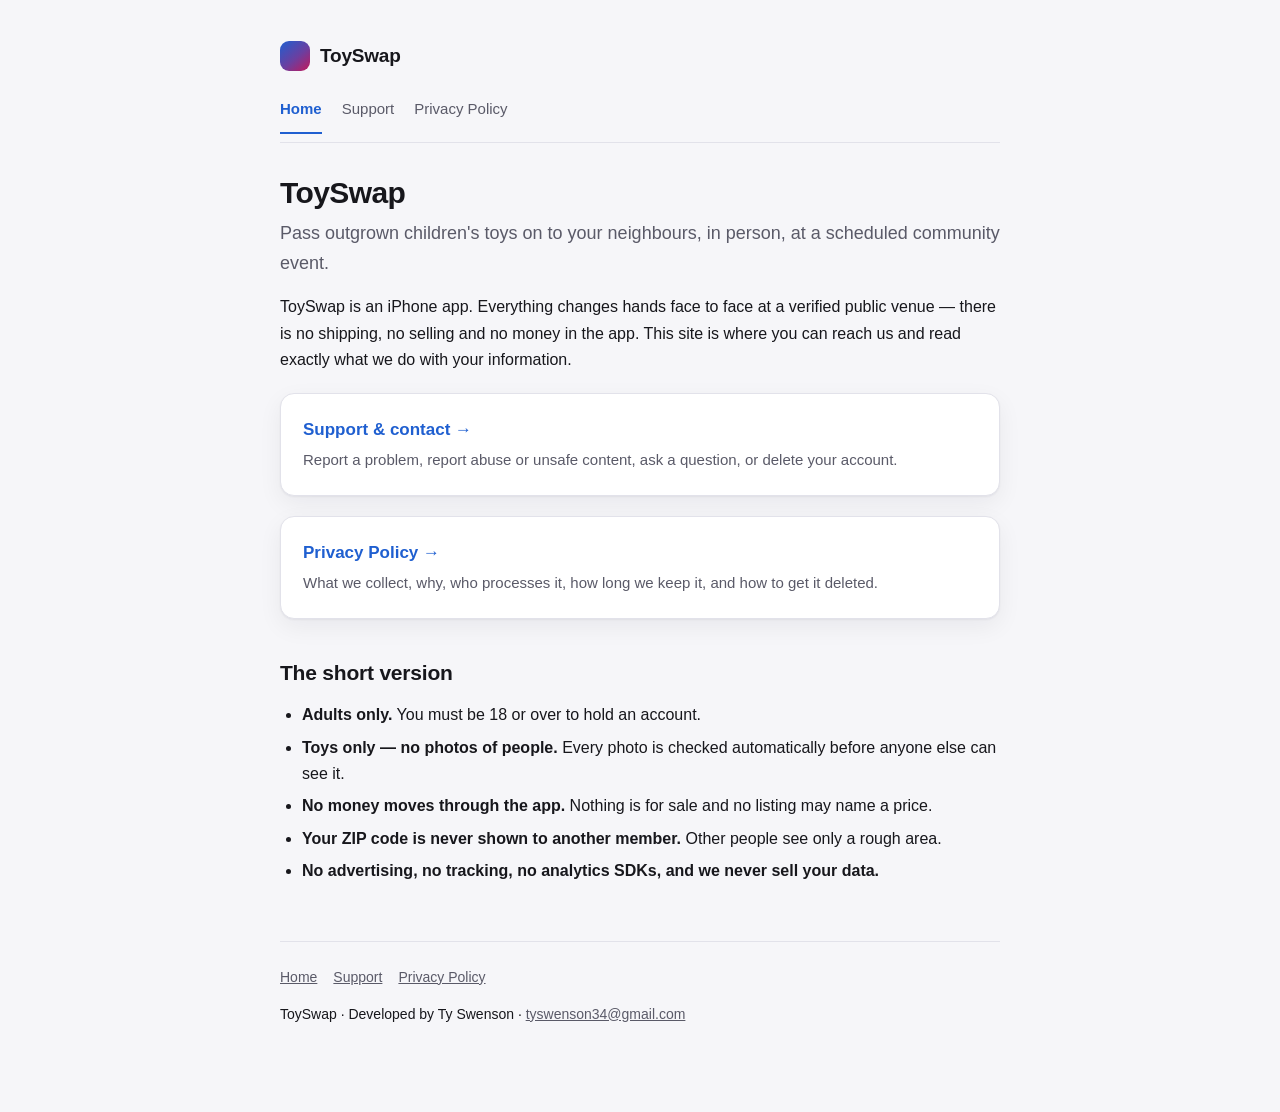
<file: index.html>
<!DOCTYPE html>
<html lang="en">
<head>
<meta charset="utf-8">
<meta name="viewport" content="width=device-width, initial-scale=1">
<title>ToySwap — Support &amp; Privacy</title>
<meta name="description" content="Support and privacy information for ToySwap, an iPhone app for passing outgrown children's toys on to neighbours at scheduled community events.">
<meta name="color-scheme" content="light dark">
<link rel="stylesheet" href="/assets/style.css">
<link rel="icon" href="data:image/svg+xml,<svg xmlns='http://www.w3.org/2000/svg' viewBox='0 0 32 32'><rect width='32' height='32' rx='9' fill='%236b3fa0'/></svg>">
</head>
<body>
<div class="wrap">

<header class="site">
  <a class="logo" href="/"><span class="mark" aria-hidden="true"></span>ToySwap</a>
  <nav class="site" aria-label="Primary">
    <a href="/" aria-current="page">Home</a>
    <a href="/support">Support</a>
    <a href="/privacy">Privacy Policy</a>
  </nav>
</header>

<main>
  <h1>ToySwap</h1>
  <p class="lede">
    Pass outgrown children's toys on to your neighbours, in person, at a scheduled
    community event.
  </p>
  <p>
    ToySwap is an iPhone app. Everything changes hands face to face at a verified public
    venue — there is no shipping, no selling and no money in the app. This site is where
    you can reach us and read exactly what we do with your information.
  </p>

  <a class="cardlink card" href="/support">
    <p class="title">Support &amp; contact →</p>
    <p>Report a problem, report abuse or unsafe content, ask a question, or delete your account.</p>
  </a>

  <a class="cardlink card" href="/privacy">
    <p class="title">Privacy Policy →</p>
    <p>What we collect, why, who processes it, how long we keep it, and how to get it deleted.</p>
  </a>

  <h2>The short version</h2>
  <ul>
    <li><strong>Adults only.</strong> You must be 18 or over to hold an account.</li>
    <li><strong>Toys only — no photos of people.</strong> Every photo is checked automatically before anyone else can see it.</li>
    <li><strong>No money moves through the app.</strong> Nothing is for sale and no listing may name a price.</li>
    <li><strong>Your ZIP code is never shown to another member.</strong> Other people see only a rough area.</li>
    <li><strong>No advertising, no tracking, no analytics SDKs, and we never sell your data.</strong></li>
  </ul>
</main>

<footer class="site">
  <nav aria-label="Footer">
    <a href="/">Home</a>
    <a href="/support">Support</a>
    <a href="/privacy">Privacy Policy</a>
  </nav>
  <p>ToySwap · Developed by Ty Swenson · <a href="mailto:tyswenson34@gmail.com">tyswenson34@gmail.com</a></p>
</footer>

</div>
</body>
</html>
</file>
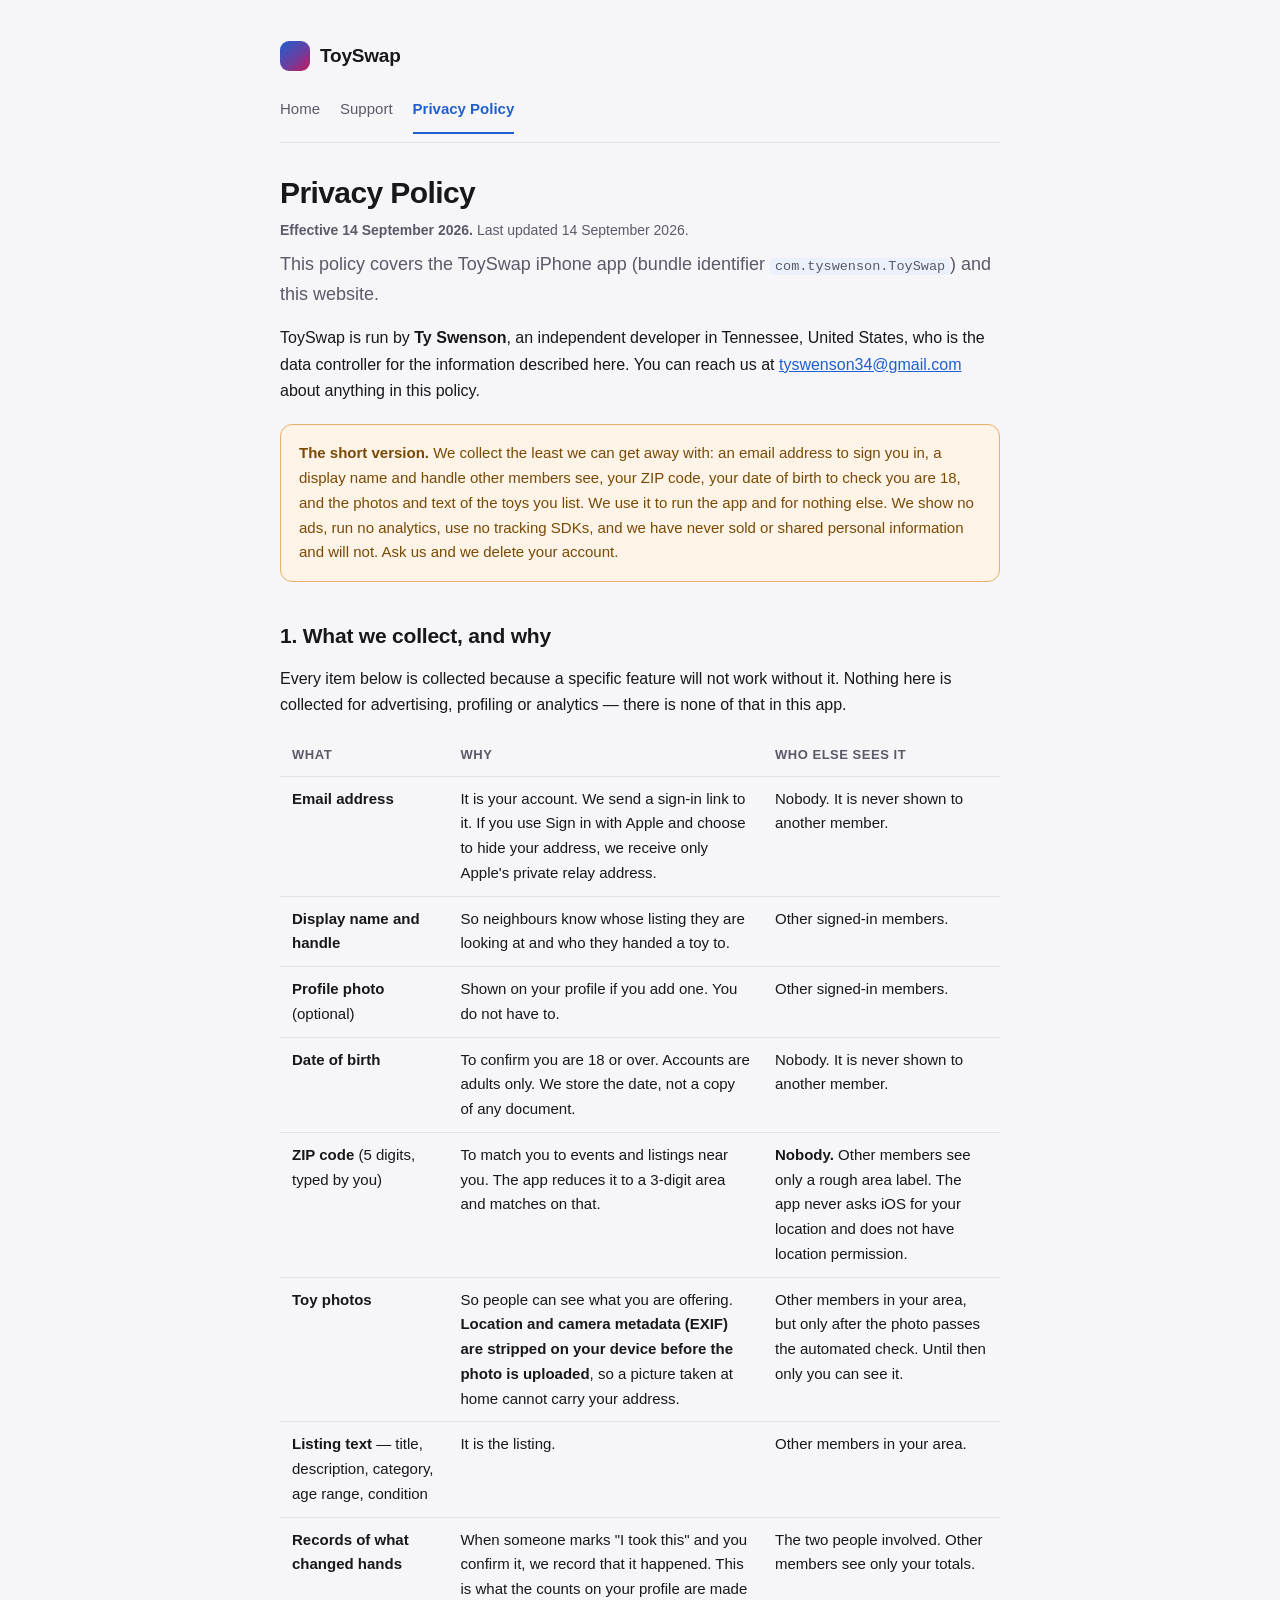
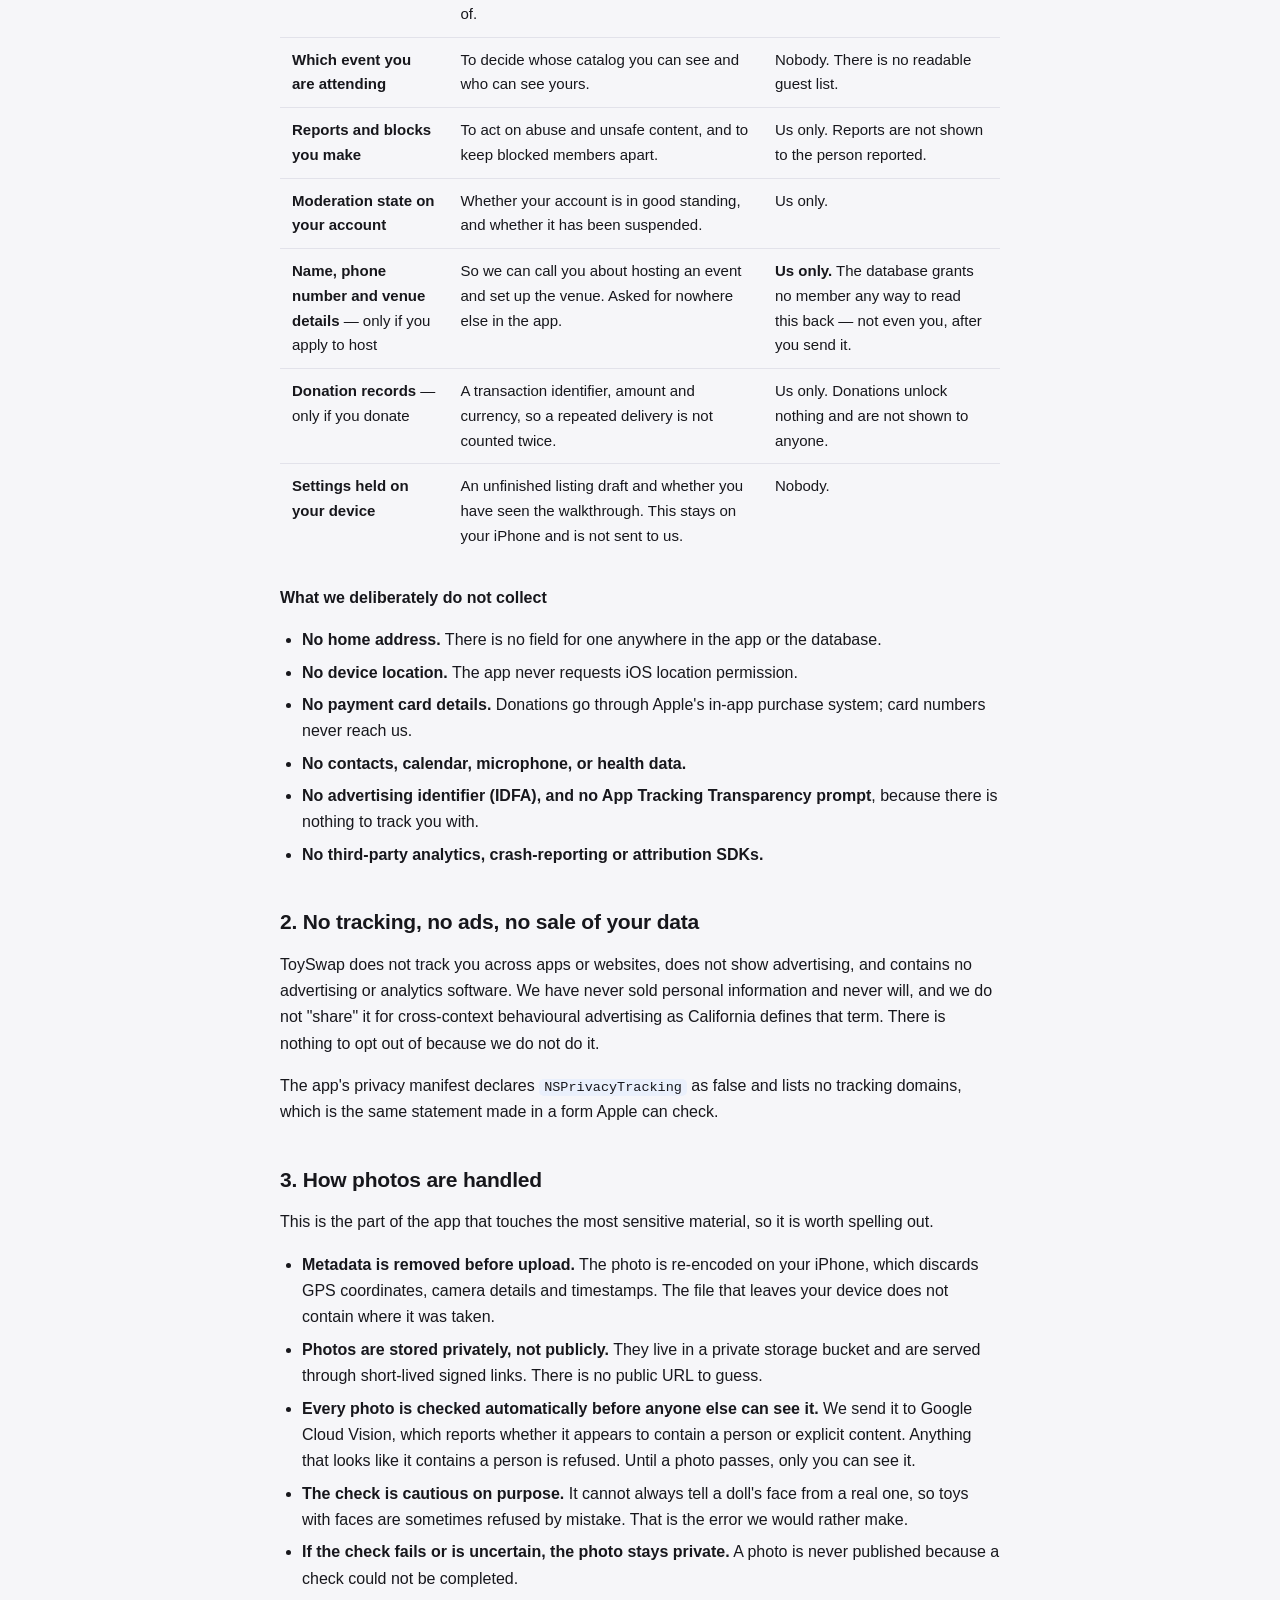
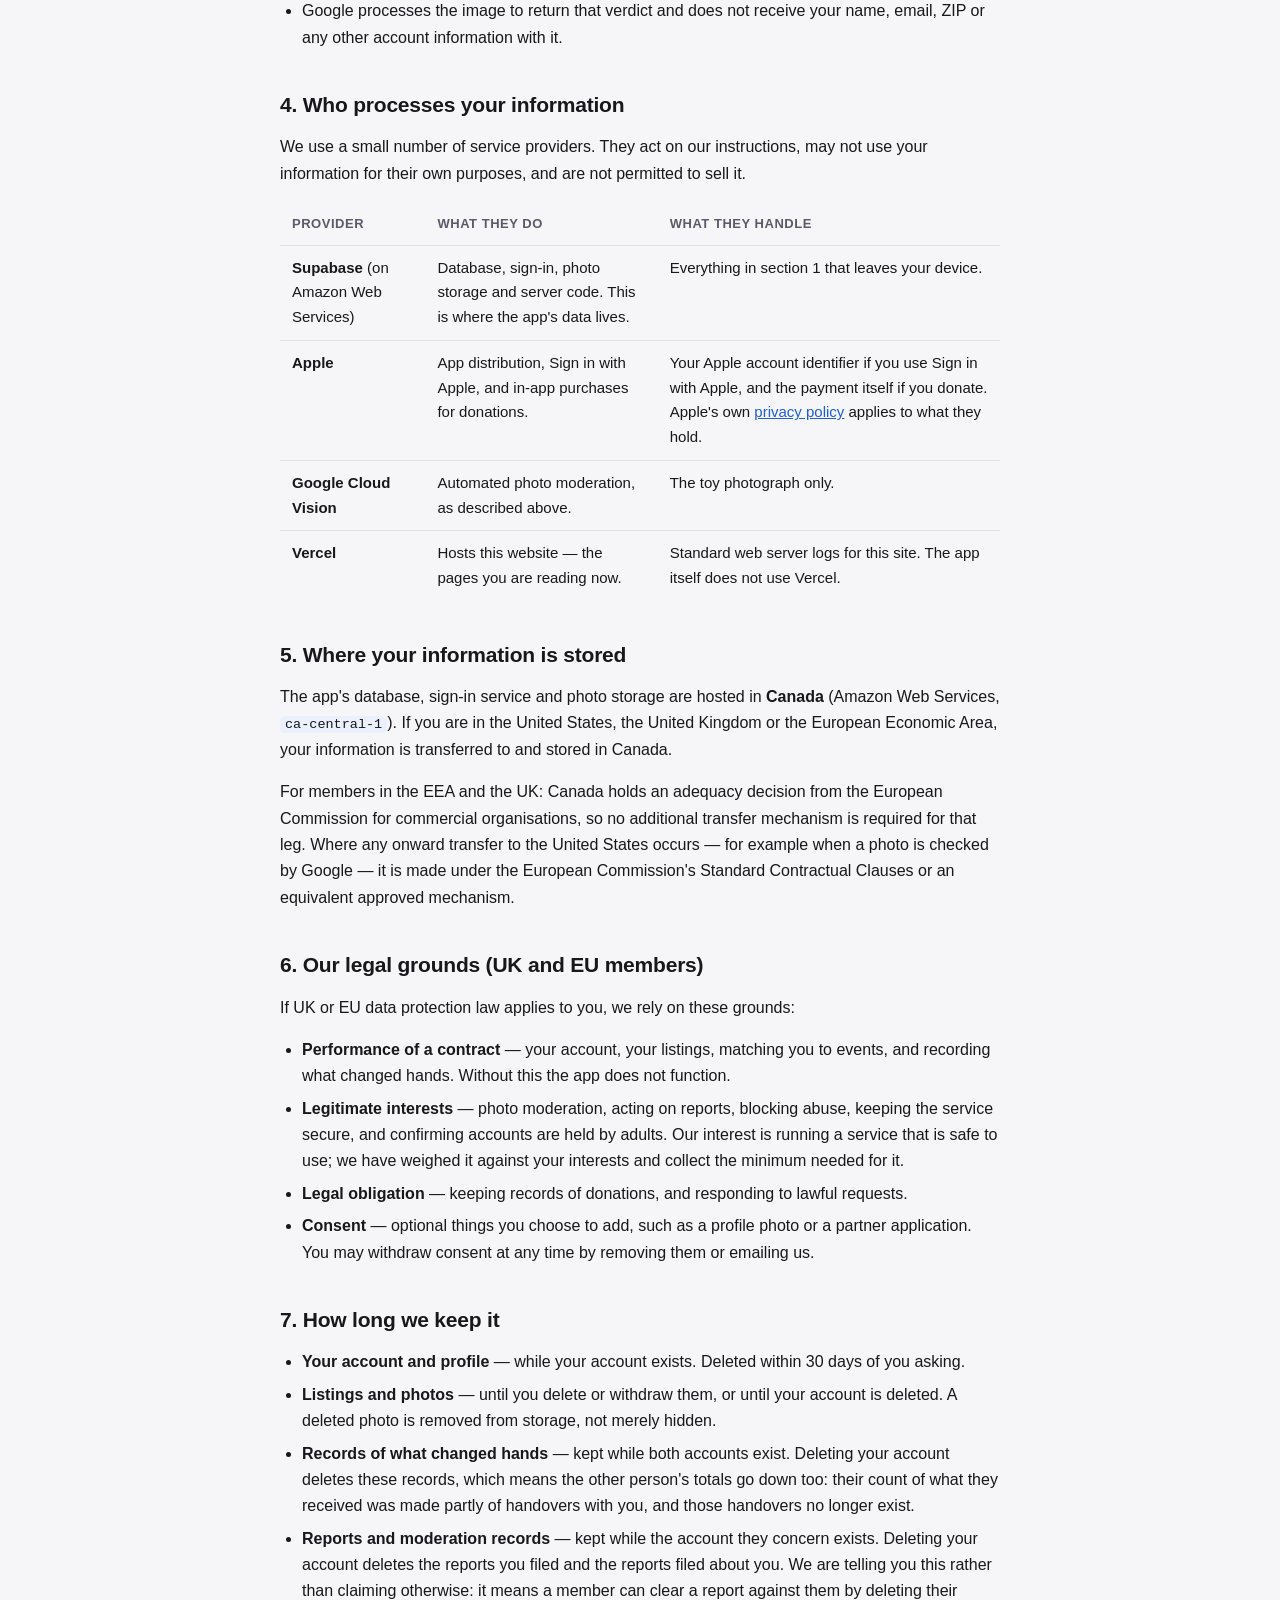
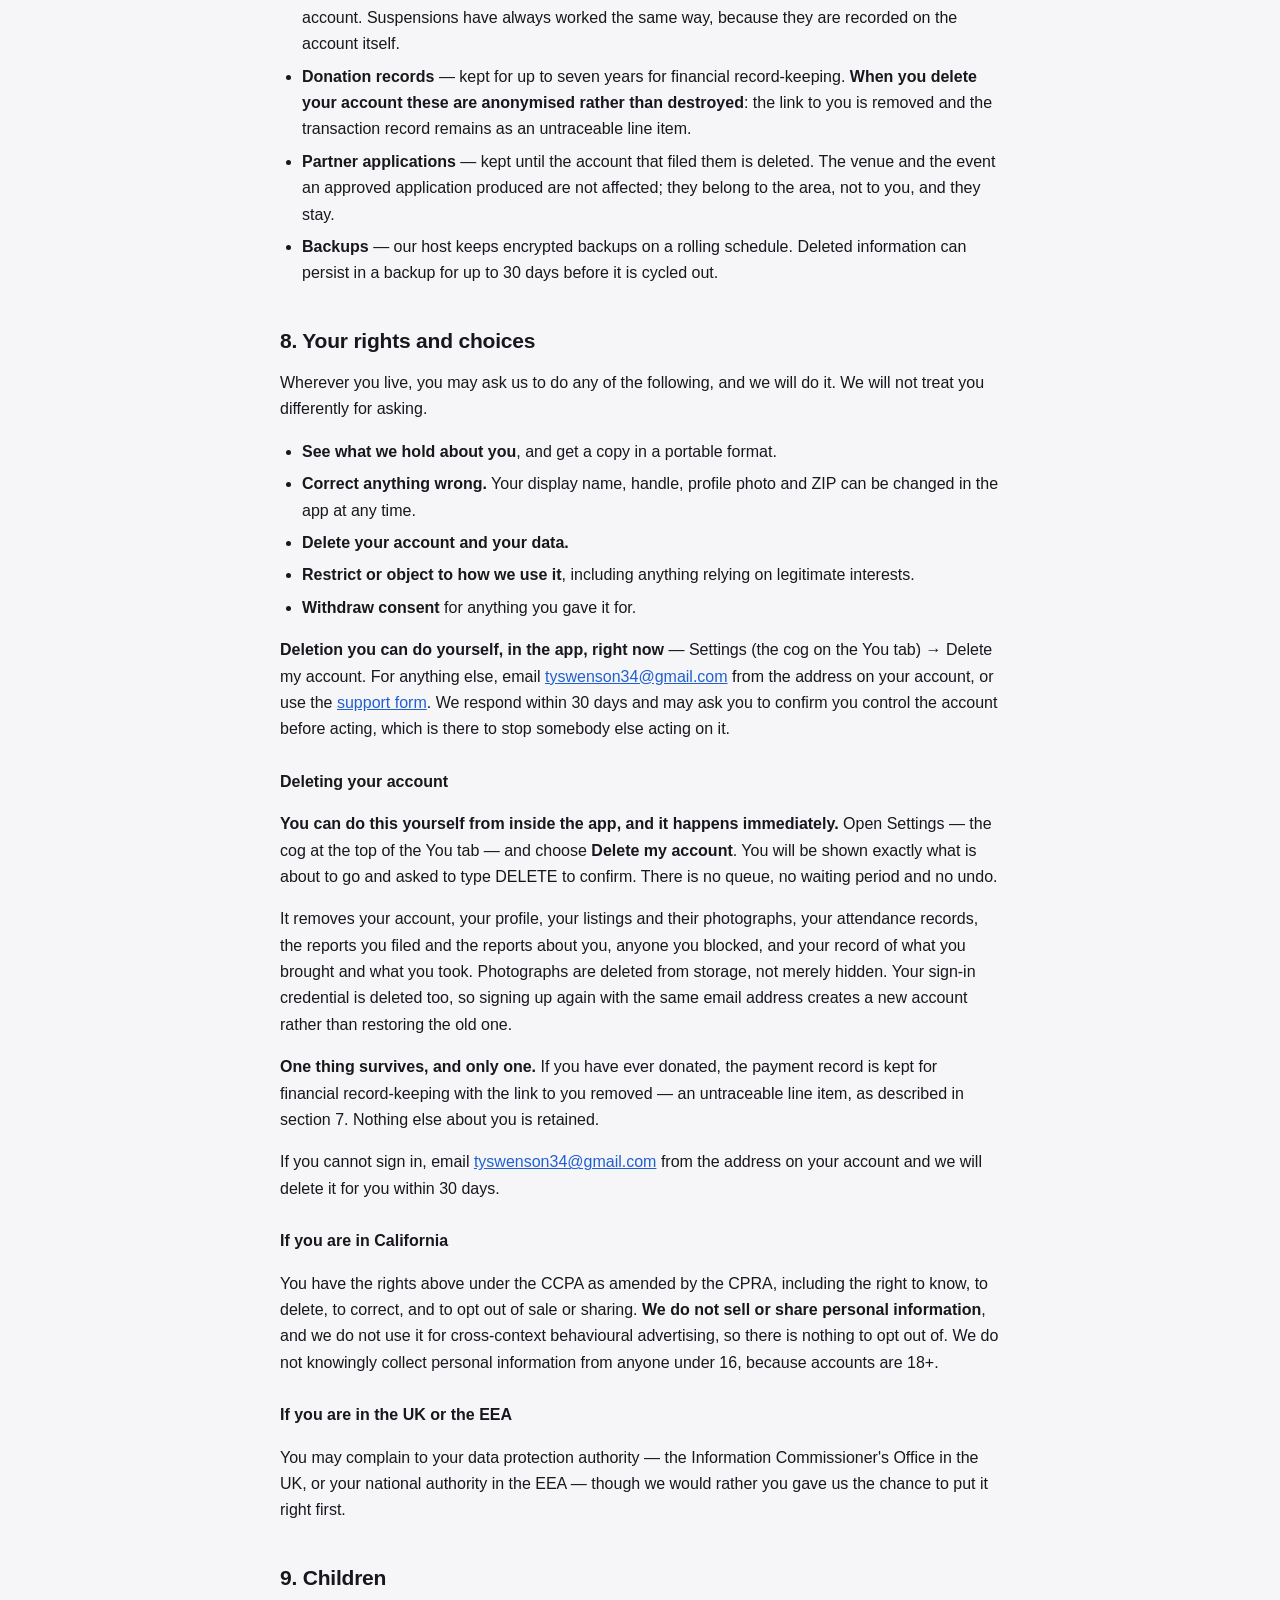
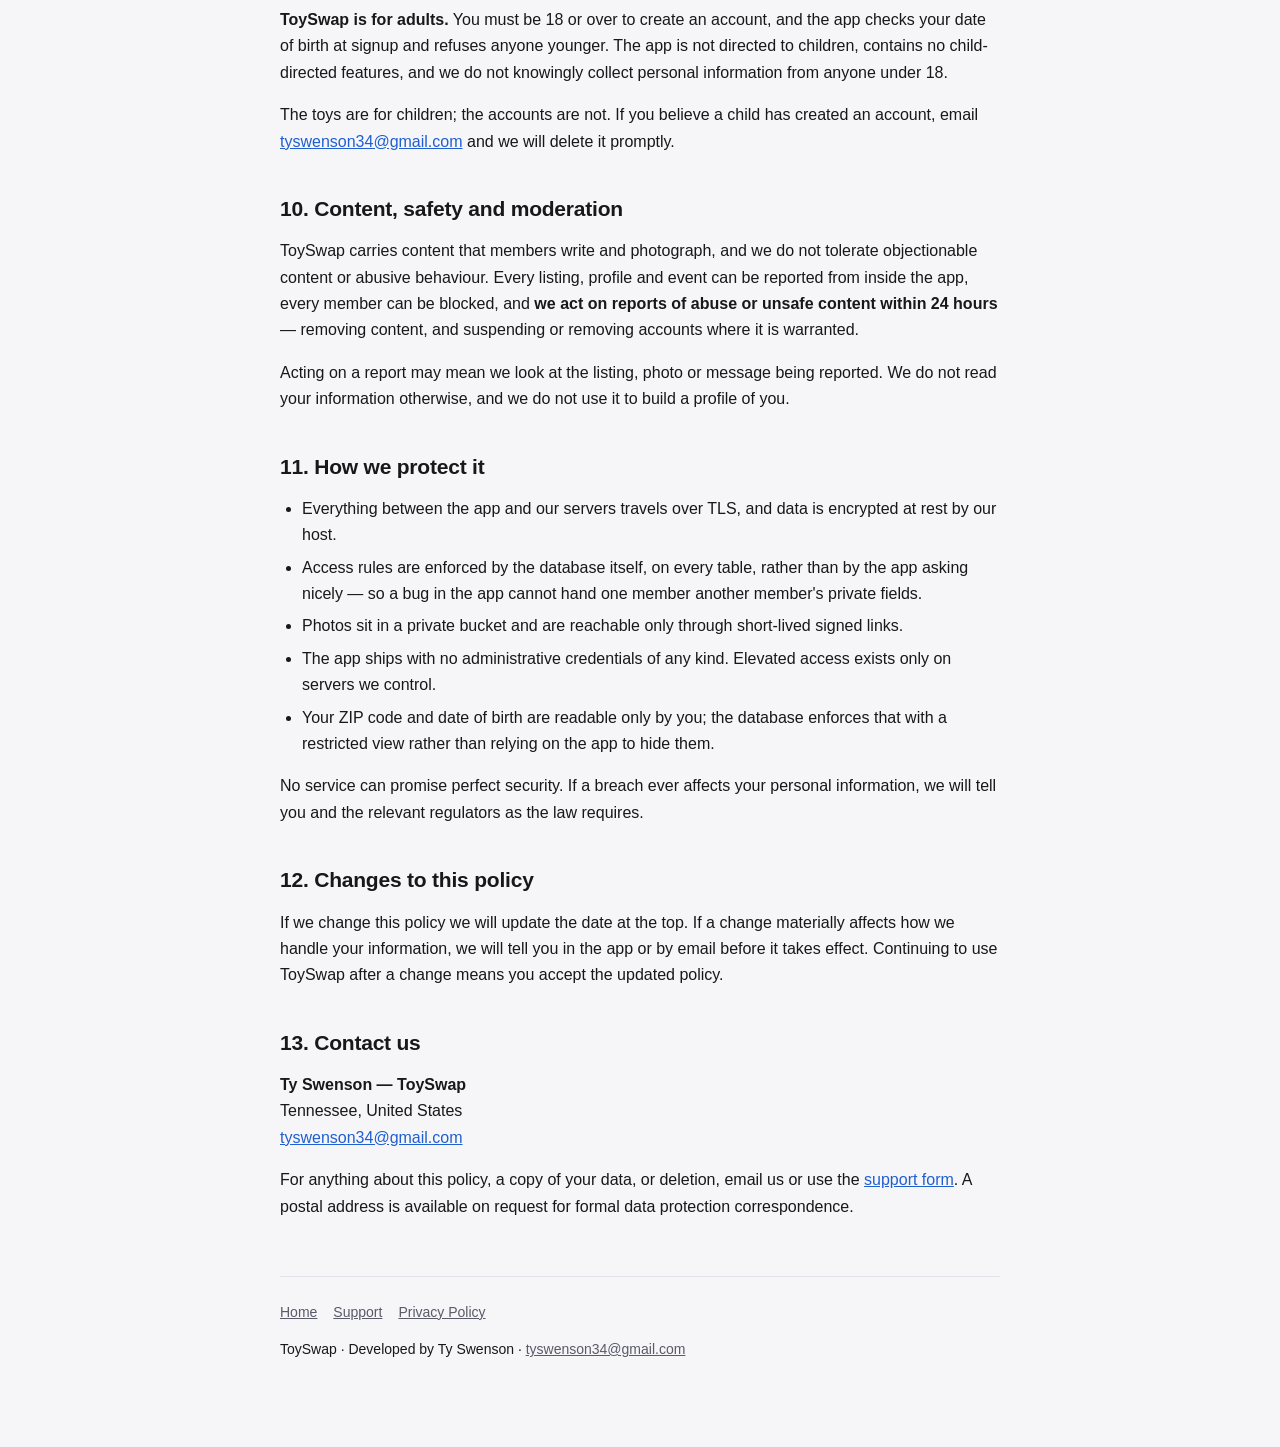
<file: privacy.html>
<!DOCTYPE html>
<html lang="en">
<head>
<meta charset="utf-8">
<meta name="viewport" content="width=device-width, initial-scale=1">
<title>Privacy Policy — ToySwap</title>
<meta name="description" content="The ToySwap privacy policy: exactly what the app collects, why, who processes it, where it is stored, how long it is kept, and how to have it deleted.">
<meta name="color-scheme" content="light dark">
<link rel="stylesheet" href="/assets/style.css">
<link rel="icon" href="data:image/svg+xml,<svg xmlns='http://www.w3.org/2000/svg' viewBox='0 0 32 32'><rect width='32' height='32' rx='9' fill='%236b3fa0'/></svg>">
</head>
<body>
<div class="wrap">

<header class="site">
  <a class="logo" href="/"><span class="mark" aria-hidden="true"></span>ToySwap</a>
  <nav class="site" aria-label="Primary">
    <a href="/">Home</a>
    <a href="/support">Support</a>
    <a href="/privacy" aria-current="page">Privacy Policy</a>
  </nav>
</header>

<main>
  <h1>Privacy Policy</h1>
  <p class="meta"><strong>Effective 14 September 2026.</strong> Last updated 14 September 2026.</p>
  <p class="lede">
    This policy covers the ToySwap iPhone app (bundle identifier <code>com.tyswenson.ToySwap</code>)
    and this website.
  </p>

  <p>
    ToySwap is run by <strong>Ty Swenson</strong>, an independent developer in Tennessee, United
    States, who is the data controller for the information described here. You can reach us at
    <a href="mailto:tyswenson34@gmail.com">tyswenson34@gmail.com</a> about anything in this policy.
  </p>

  <div class="note">
    <p><strong>The short version.</strong> We collect the least we can get away with: an email
    address to sign you in, a display name and handle other members see, your ZIP code, your date
    of birth to check you are 18, and the photos and text of the toys you list. We use it to run
    the app and for nothing else. We show no ads, run no analytics, use no tracking SDKs, and we
    have never sold or shared personal information and will not. Ask us and we delete your
    account.</p>
  </div>

  <h2 id="collect">1. What we collect, and why</h2>
  <p>
    Every item below is collected because a specific feature will not work without it. Nothing here
    is collected for advertising, profiling or analytics — there is none of that in this app.
  </p>

  <div class="tablewrap">
  <table>
    <thead>
      <tr><th>What</th><th>Why</th><th>Who else sees it</th></tr>
    </thead>
    <tbody>
      <tr>
        <td><strong>Email address</strong></td>
        <td>It is your account. We send a sign-in link to it. If you use Sign in with Apple and choose to hide your address, we receive only Apple's private relay address.</td>
        <td>Nobody. It is never shown to another member.</td>
      </tr>
      <tr>
        <td><strong>Display name and handle</strong></td>
        <td>So neighbours know whose listing they are looking at and who they handed a toy to.</td>
        <td>Other signed-in members.</td>
      </tr>
      <tr>
        <td><strong>Profile photo</strong> (optional)</td>
        <td>Shown on your profile if you add one. You do not have to.</td>
        <td>Other signed-in members.</td>
      </tr>
      <tr>
        <td><strong>Date of birth</strong></td>
        <td>To confirm you are 18 or over. Accounts are adults only. We store the date, not a copy of any document.</td>
        <td>Nobody. It is never shown to another member.</td>
      </tr>
      <tr>
        <td><strong>ZIP code</strong> (5 digits, typed by you)</td>
        <td>To match you to events and listings near you. The app reduces it to a 3-digit area and matches on that.</td>
        <td><strong>Nobody.</strong> Other members see only a rough area label. The app never asks iOS for your location and does not have location permission.</td>
      </tr>
      <tr>
        <td><strong>Toy photos</strong></td>
        <td>So people can see what you are offering. <strong>Location and camera metadata (EXIF) are stripped on your device before the photo is uploaded</strong>, so a picture taken at home cannot carry your address.</td>
        <td>Other members in your area, but only after the photo passes the automated check. Until then only you can see it.</td>
      </tr>
      <tr>
        <td><strong>Listing text</strong> — title, description, category, age range, condition</td>
        <td>It is the listing.</td>
        <td>Other members in your area.</td>
      </tr>
      <tr>
        <td><strong>Records of what changed hands</strong></td>
        <td>When someone marks "I took this" and you confirm it, we record that it happened. This is what the counts on your profile are made of.</td>
        <td>The two people involved. Other members see only your totals.</td>
      </tr>
      <tr>
        <td><strong>Which event you are attending</strong></td>
        <td>To decide whose catalog you can see and who can see yours.</td>
        <td>Nobody. There is no readable guest list.</td>
      </tr>
      <tr>
        <td><strong>Reports and blocks you make</strong></td>
        <td>To act on abuse and unsafe content, and to keep blocked members apart.</td>
        <td>Us only. Reports are not shown to the person reported.</td>
      </tr>
      <tr>
        <td><strong>Moderation state on your account</strong></td>
        <td>Whether your account is in good standing, and whether it has been suspended.</td>
        <td>Us only.</td>
      </tr>
      <tr>
        <td><strong>Name, phone number and venue details</strong> — only if you apply to host</td>
        <td>So we can call you about hosting an event and set up the venue. Asked for nowhere else in the app.</td>
        <td><strong>Us only.</strong> The database grants no member any way to read this back — not even you, after you send it.</td>
      </tr>
      <tr>
        <td><strong>Donation records</strong> — only if you donate</td>
        <td>A transaction identifier, amount and currency, so a repeated delivery is not counted twice.</td>
        <td>Us only. Donations unlock nothing and are not shown to anyone.</td>
      </tr>
      <tr>
        <td><strong>Settings held on your device</strong></td>
        <td>An unfinished listing draft and whether you have seen the walkthrough. This stays on your iPhone and is not sent to us.</td>
        <td>Nobody.</td>
      </tr>
    </tbody>
  </table>
  </div>

  <h3>What we deliberately do not collect</h3>
  <ul>
    <li><strong>No home address.</strong> There is no field for one anywhere in the app or the database.</li>
    <li><strong>No device location.</strong> The app never requests iOS location permission.</li>
    <li><strong>No payment card details.</strong> Donations go through Apple's in-app purchase system; card numbers never reach us.</li>
    <li><strong>No contacts, calendar, microphone, or health data.</strong></li>
    <li><strong>No advertising identifier (IDFA), and no App Tracking Transparency prompt</strong>, because there is nothing to track you with.</li>
    <li><strong>No third-party analytics, crash-reporting or attribution SDKs.</strong></li>
  </ul>

  <h2 id="tracking">2. No tracking, no ads, no sale of your data</h2>
  <p>
    ToySwap does not track you across apps or websites, does not show advertising, and contains no
    advertising or analytics software. We have never sold personal information and never will, and
    we do not "share" it for cross-context behavioural advertising as California defines that term.
    There is nothing to opt out of because we do not do it.
  </p>
  <p>
    The app's privacy manifest declares <code>NSPrivacyTracking</code> as false and lists no
    tracking domains, which is the same statement made in a form Apple can check.
  </p>

  <h2 id="photos">3. How photos are handled</h2>
  <p>This is the part of the app that touches the most sensitive material, so it is worth spelling out.</p>
  <ul>
    <li><strong>Metadata is removed before upload.</strong> The photo is re-encoded on your iPhone, which discards GPS coordinates, camera details and timestamps. The file that leaves your device does not contain where it was taken.</li>
    <li><strong>Photos are stored privately, not publicly.</strong> They live in a private storage bucket and are served through short-lived signed links. There is no public URL to guess.</li>
    <li><strong>Every photo is checked automatically before anyone else can see it.</strong> We send it to Google Cloud Vision, which reports whether it appears to contain a person or explicit content. Anything that looks like it contains a person is refused. Until a photo passes, only you can see it.</li>
    <li><strong>The check is cautious on purpose.</strong> It cannot always tell a doll's face from a real one, so toys with faces are sometimes refused by mistake. That is the error we would rather make.</li>
    <li><strong>If the check fails or is uncertain, the photo stays private.</strong> A photo is never published because a check could not be completed.</li>
    <li>Google processes the image to return that verdict and does not receive your name, email, ZIP or any other account information with it.</li>
  </ul>

  <h2 id="processors">4. Who processes your information</h2>
  <p>
    We use a small number of service providers. They act on our instructions, may not use your
    information for their own purposes, and are not permitted to sell it.
  </p>
  <div class="tablewrap">
  <table>
    <thead><tr><th>Provider</th><th>What they do</th><th>What they handle</th></tr></thead>
    <tbody>
      <tr>
        <td><strong>Supabase</strong> (on Amazon Web Services)</td>
        <td>Database, sign-in, photo storage and server code. This is where the app's data lives.</td>
        <td>Everything in section 1 that leaves your device.</td>
      </tr>
      <tr>
        <td><strong>Apple</strong></td>
        <td>App distribution, Sign in with Apple, and in-app purchases for donations.</td>
        <td>Your Apple account identifier if you use Sign in with Apple, and the payment itself if you donate. Apple's own <a href="https://www.apple.com/legal/privacy/" rel="noopener">privacy policy</a> applies to what they hold.</td>
      </tr>
      <tr>
        <td><strong>Google Cloud Vision</strong></td>
        <td>Automated photo moderation, as described above.</td>
        <td>The toy photograph only.</td>
      </tr>
      <tr>
        <td><strong>Vercel</strong></td>
        <td>Hosts this website — the pages you are reading now.</td>
        <td>Standard web server logs for this site. The app itself does not use Vercel.</td>
      </tr>
    </tbody>
  </table>
  </div>

  <h2 id="location">5. Where your information is stored</h2>
  <p>
    The app's database, sign-in service and photo storage are hosted in <strong>Canada</strong>
    (Amazon Web Services, <code>ca-central-1</code>). If you are in the United States, the United
    Kingdom or the European Economic Area, your information is transferred to and stored in Canada.
  </p>
  <p>
    For members in the EEA and the UK: Canada holds an adequacy decision from the European
    Commission for commercial organisations, so no additional transfer mechanism is required for
    that leg. Where any onward transfer to the United States occurs — for example when a photo is
    checked by Google — it is made under the European Commission's Standard Contractual Clauses or
    an equivalent approved mechanism.
  </p>

  <h2 id="legal">6. Our legal grounds (UK and EU members)</h2>
  <p>If UK or EU data protection law applies to you, we rely on these grounds:</p>
  <ul>
    <li><strong>Performance of a contract</strong> — your account, your listings, matching you to events, and recording what changed hands. Without this the app does not function.</li>
    <li><strong>Legitimate interests</strong> — photo moderation, acting on reports, blocking abuse, keeping the service secure, and confirming accounts are held by adults. Our interest is running a service that is safe to use; we have weighed it against your interests and collect the minimum needed for it.</li>
    <li><strong>Legal obligation</strong> — keeping records of donations, and responding to lawful requests.</li>
    <li><strong>Consent</strong> — optional things you choose to add, such as a profile photo or a partner application. You may withdraw consent at any time by removing them or emailing us.</li>
  </ul>

  <h2 id="retention">7. How long we keep it</h2>
  <ul>
    <li><strong>Your account and profile</strong> — while your account exists. Deleted within 30 days of you asking.</li>
    <li><strong>Listings and photos</strong> — until you delete or withdraw them, or until your account is deleted. A deleted photo is removed from storage, not merely hidden.</li>
    <li><strong>Records of what changed hands</strong> — kept while both accounts exist. Deleting your account deletes these records, which means the other person's totals go down too: their count of what they received was made partly of handovers with you, and those handovers no longer exist.</li>
    <li><strong>Reports and moderation records</strong> — kept while the account they concern exists. Deleting your account deletes the reports you filed and the reports filed about you. We are telling you this rather than claiming otherwise: it means a member can clear a report against them by deleting their account. Suspensions have always worked the same way, because they are recorded on the account itself.</li>
    <li><strong>Donation records</strong> — kept for up to seven years for financial record-keeping. <strong>When you delete your account these are anonymised rather than destroyed</strong>: the link to you is removed and the transaction record remains as an untraceable line item.</li>
    <li><strong>Partner applications</strong> — kept until the account that filed them is deleted. The venue and the event an approved application produced are not affected; they belong to the area, not to you, and they stay.</li>
    <li><strong>Backups</strong> — our host keeps encrypted backups on a rolling schedule. Deleted information can persist in a backup for up to 30 days before it is cycled out.</li>
  </ul>

  <h2 id="rights">8. Your rights and choices</h2>
  <p>
    Wherever you live, you may ask us to do any of the following, and we will do it. We will not
    treat you differently for asking.
  </p>
  <ul>
    <li><strong>See what we hold about you</strong>, and get a copy in a portable format.</li>
    <li><strong>Correct anything wrong.</strong> Your display name, handle, profile photo and ZIP can be changed in the app at any time.</li>
    <li><strong>Delete your account and your data.</strong></li>
    <li><strong>Restrict or object to how we use it</strong>, including anything relying on legitimate interests.</li>
    <li><strong>Withdraw consent</strong> for anything you gave it for.</li>
  </ul>
  <p>
    <strong>Deletion you can do yourself, in the app, right now</strong> — Settings (the cog on
    the You tab) → Delete my account. For anything else, email
    <a href="mailto:tyswenson34@gmail.com">tyswenson34@gmail.com</a> from the address on your
    account, or use the <a href="/support">support form</a>. We respond within 30 days and may ask
    you to confirm you control the account before acting, which is there to stop somebody else
    acting on it.
  </p>

  <h3>Deleting your account</h3>
  <p>
    <strong>You can do this yourself from inside the app, and it happens immediately.</strong>
    Open Settings — the cog at the top of the You tab — and choose <strong>Delete my account</strong>.
    You will be shown exactly what is about to go and asked to type DELETE to confirm. There is no
    queue, no waiting period and no undo.
  </p>
  <p>
    It removes your account, your profile, your listings and their photographs, your attendance
    records, the reports you filed and the reports about you, anyone you blocked, and your record of
    what you brought and what you took. Photographs are deleted from storage, not merely hidden.
    Your sign-in credential is deleted too, so signing up again with the same email address creates
    a new account rather than restoring the old one.
  </p>
  <p>
    <strong>One thing survives, and only one.</strong> If you have ever donated, the payment record
    is kept for financial record-keeping with the link to you removed — an untraceable line item, as
    described in section 7. Nothing else about you is retained.
  </p>
  <p>
    If you cannot sign in, email <a href="mailto:tyswenson34@gmail.com">tyswenson34@gmail.com</a>
    from the address on your account and we will delete it for you within 30 days.
  </p>

  <h3>If you are in California</h3>
  <p>
    You have the rights above under the CCPA as amended by the CPRA, including the right to know,
    to delete, to correct, and to opt out of sale or sharing. <strong>We do not sell or share
    personal information</strong>, and we do not use it for cross-context behavioural advertising,
    so there is nothing to opt out of. We do not knowingly collect personal information from anyone
    under 16, because accounts are 18+.
  </p>

  <h3>If you are in the UK or the EEA</h3>
  <p>
    You may complain to your data protection authority — the Information Commissioner's Office in
    the UK, or your national authority in the EEA — though we would rather you gave us the chance
    to put it right first.
  </p>

  <h2 id="children">9. Children</h2>
  <p>
    <strong>ToySwap is for adults.</strong> You must be 18 or over to create an account, and the
    app checks your date of birth at signup and refuses anyone younger. The app is not directed to
    children, contains no child-directed features, and we do not knowingly collect personal
    information from anyone under 18.
  </p>
  <p>
    The toys are for children; the accounts are not. If you believe a child has created an account,
    email <a href="mailto:tyswenson34@gmail.com">tyswenson34@gmail.com</a> and we will delete it
    promptly.
  </p>

  <h2 id="safety">10. Content, safety and moderation</h2>
  <p>
    ToySwap carries content that members write and photograph, and we do not tolerate objectionable
    content or abusive behaviour. Every listing, profile and event can be reported from inside the
    app, every member can be blocked, and <strong>we act on reports of abuse or unsafe content
    within 24 hours</strong> — removing content, and suspending or removing accounts where it is
    warranted.
  </p>
  <p>
    Acting on a report may mean we look at the listing, photo or message being reported. We do not
    read your information otherwise, and we do not use it to build a profile of you.
  </p>

  <h2 id="security">11. How we protect it</h2>
  <ul>
    <li>Everything between the app and our servers travels over TLS, and data is encrypted at rest by our host.</li>
    <li>Access rules are enforced by the database itself, on every table, rather than by the app asking nicely — so a bug in the app cannot hand one member another member's private fields.</li>
    <li>Photos sit in a private bucket and are reachable only through short-lived signed links.</li>
    <li>The app ships with no administrative credentials of any kind. Elevated access exists only on servers we control.</li>
    <li>Your ZIP code and date of birth are readable only by you; the database enforces that with a restricted view rather than relying on the app to hide them.</li>
  </ul>
  <p>
    No service can promise perfect security. If a breach ever affects your personal information, we
    will tell you and the relevant regulators as the law requires.
  </p>

  <h2 id="changes">12. Changes to this policy</h2>
  <p>
    If we change this policy we will update the date at the top. If a change materially affects how
    we handle your information, we will tell you in the app or by email before it takes effect.
    Continuing to use ToySwap after a change means you accept the updated policy.
  </p>

  <h2 id="contact">13. Contact us</h2>
  <p>
    <strong>Ty Swenson — ToySwap</strong><br>
    Tennessee, United States<br>
    <a href="mailto:tyswenson34@gmail.com">tyswenson34@gmail.com</a>
  </p>
  <p>
    For anything about this policy, a copy of your data, or deletion, email us or use the
    <a href="/support">support form</a>. A postal address is available on request for formal data
    protection correspondence.
  </p>
</main>

<footer class="site">
  <nav aria-label="Footer">
    <a href="/">Home</a>
    <a href="/support">Support</a>
    <a href="/privacy">Privacy Policy</a>
  </nav>
  <p>ToySwap · Developed by Ty Swenson · <a href="mailto:tyswenson34@gmail.com">tyswenson34@gmail.com</a></p>
</footer>

</div>
</body>
</html>
</file>
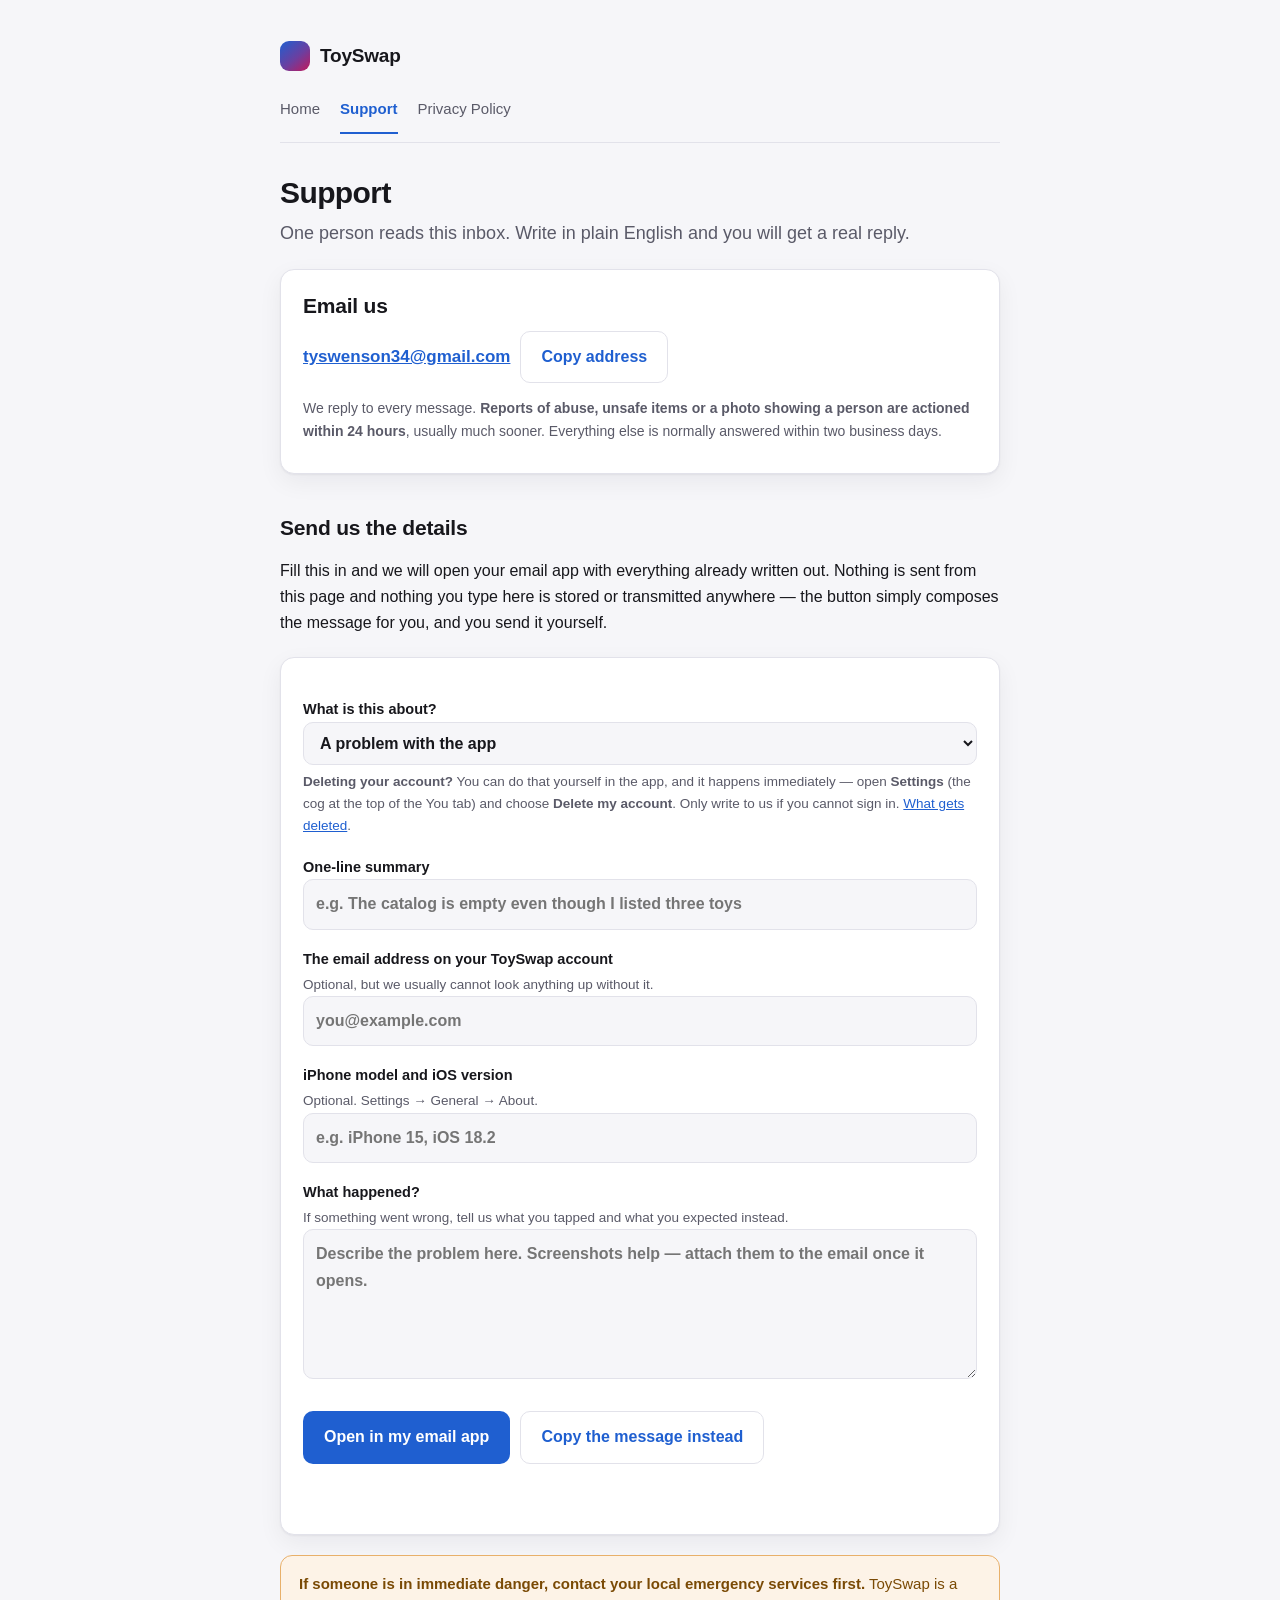
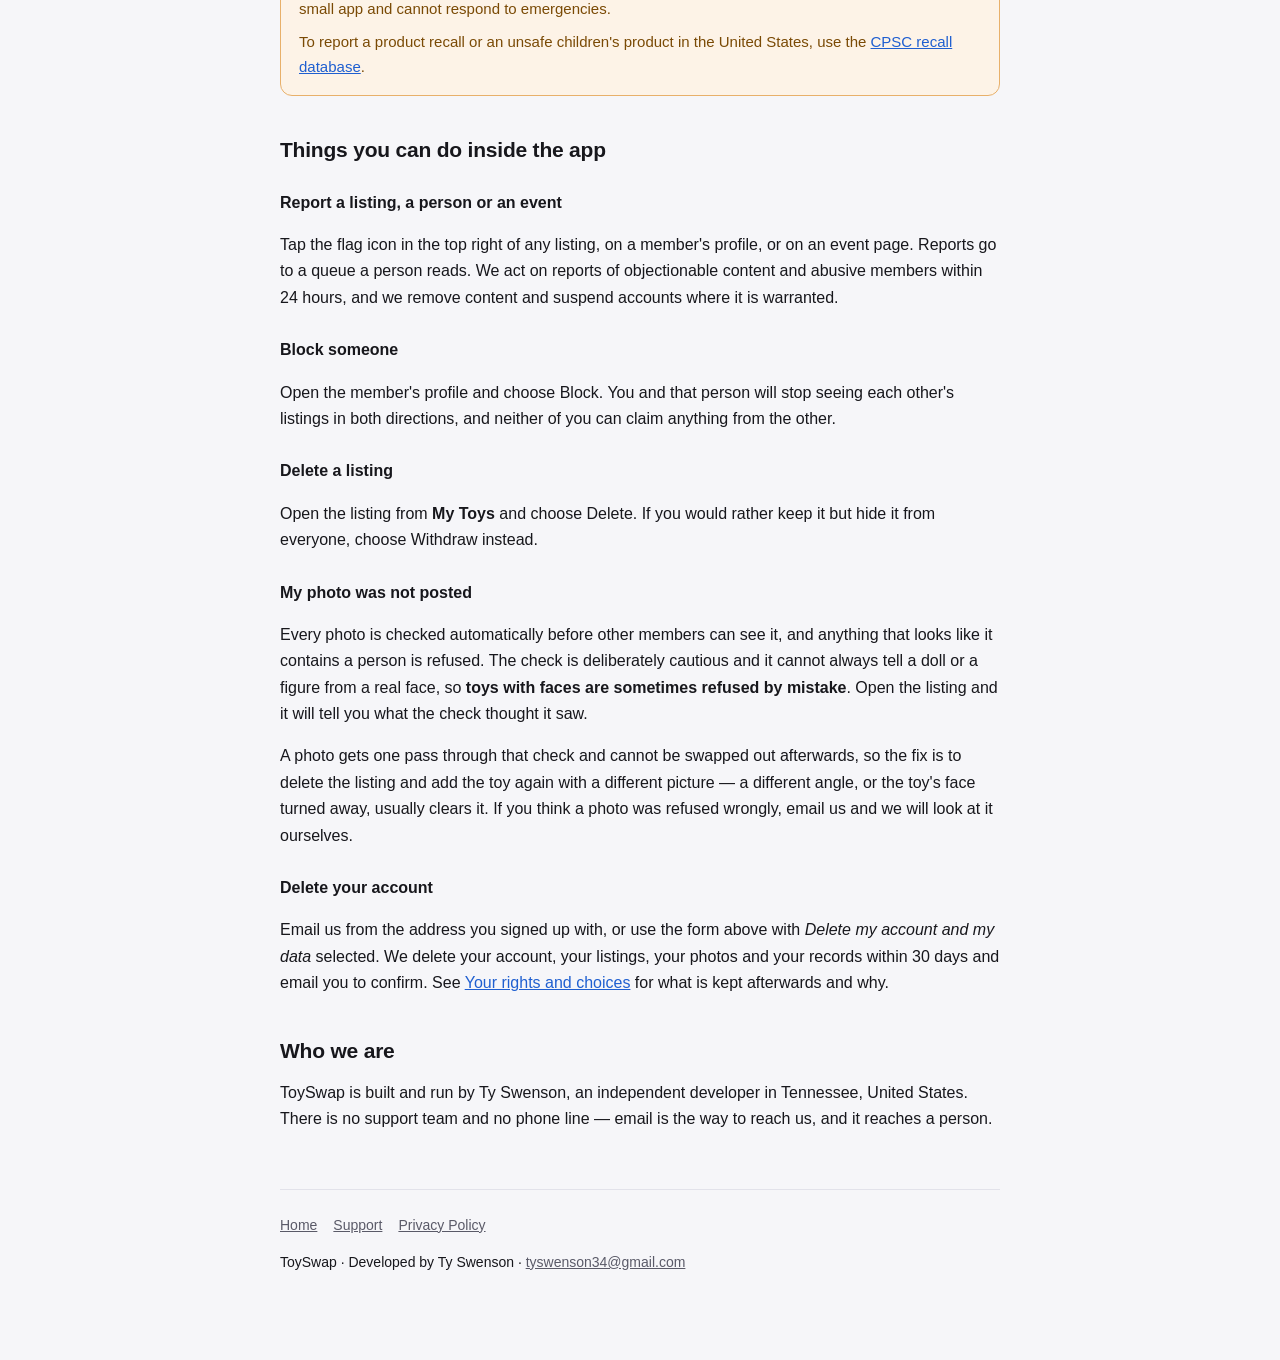
<file: support.html>
<!DOCTYPE html>
<html lang="en">
<head>
<meta charset="utf-8">
<meta name="viewport" content="width=device-width, initial-scale=1">
<title>Support — ToySwap</title>
<meta name="description" content="Contact ToySwap support: report a problem, report abusive or unsafe content, ask a question, or request account deletion.">
<meta name="color-scheme" content="light dark">
<link rel="stylesheet" href="/assets/style.css">
<link rel="icon" href="data:image/svg+xml,<svg xmlns='http://www.w3.org/2000/svg' viewBox='0 0 32 32'><rect width='32' height='32' rx='9' fill='%236b3fa0'/></svg>">
</head>
<body>
<div class="wrap">

<header class="site">
  <a class="logo" href="/"><span class="mark" aria-hidden="true"></span>ToySwap</a>
  <nav class="site" aria-label="Primary">
    <a href="/">Home</a>
    <a href="/support" aria-current="page">Support</a>
    <a href="/privacy">Privacy Policy</a>
  </nav>
</header>

<main>
  <h1>Support</h1>
  <p class="lede">One person reads this inbox. Write in plain English and you will get a real reply.</p>

  <!-- The address is plain text and not assembled by script, so it is readable and
       copyable with JavaScript off. This is the published developer contact method. -->
  <div class="card">
    <h2>Email us</h2>
    <div class="mailrow">
      <a href="mailto:tyswenson34@gmail.com" id="mailto-plain">tyswenson34@gmail.com</a>
      <button class="secondary" type="button" data-copy="tyswenson34@gmail.com">Copy address</button>
    </div>
    <p class="meta mailnote">
      We reply to every message. <strong>Reports of abuse, unsafe items or a photo showing a
      person are actioned within 24 hours</strong>, usually much sooner. Everything else is
      normally answered within two business days.
    </p>
  </div>

  <h2>Send us the details</h2>
  <p>
    Fill this in and we will open your email app with everything already written out. Nothing is
    sent from this page and nothing you type here is stored or transmitted anywhere — the button
    simply composes the message for you, and you send it yourself.
  </p>

  <form class="card" id="support-form" novalidate>
    <label for="topic">What is this about?
      <select id="topic" name="topic">
        <option value="A problem with the app">A problem with the app</option>
        <option value="Report abuse or unsafe content">Report abuse, a person in a photo, or an unsafe item</option>
        <option value="My photo was rejected">My photo was rejected</option>
        <option value="Account or sign-in trouble">Account or sign-in trouble</option>
        <option value="Delete my account">Delete my account and my data</option>
        <option value="Hosting an event">Hosting an event in my area</option>
        <option value="Privacy or data request">Privacy or data request</option>
        <option value="Something else">Something else</option>
      </select>
    </label>

    <p class="hint" id="delete-in-app" style="margin:0 0 1rem">
      <strong>Deleting your account?</strong> You can do that yourself in the app, and it happens
      immediately — open <strong>Settings</strong> (the cog at the top of the You tab) and choose
      <strong>Delete my account</strong>. Only write to us if you cannot sign in.
      <a href="/privacy#rights">What gets deleted</a>.
    </p>

    <label for="summary">One-line summary
      <input id="summary" name="summary" type="text" maxlength="120"
             placeholder="e.g. The catalog is empty even though I listed three toys">
    </label>

    <label for="account">The email address on your ToySwap account
      <span class="hint">Optional, but we usually cannot look anything up without it.</span>
      <input id="account" name="account" type="email" autocomplete="email" placeholder="you@example.com">
    </label>

    <label for="device">iPhone model and iOS version
      <span class="hint">Optional. Settings → General → About.</span>
      <input id="device" name="device" type="text" maxlength="80" placeholder="e.g. iPhone 15, iOS 18.2">
    </label>

    <label for="details">What happened?
      <span class="hint">If something went wrong, tell us what you tapped and what you expected instead.</span>
      <textarea id="details" name="details"
                placeholder="Describe the problem here. Screenshots help — attach them to the email once it opens."></textarea>
    </label>

    <div class="actions">
      <button class="primary" type="submit">Open in my email app</button>
      <button class="secondary" type="button" id="copy-message">Copy the message instead</button>
    </div>
    <p class="status" id="status" role="status" aria-live="polite"></p>
  </form>

  <div class="note">
    <p><strong>If someone is in immediate danger, contact your local emergency services first.</strong>
    ToySwap is a small app and cannot respond to emergencies.</p>
    <p>To report a product recall or an unsafe children's product in the United States, use the
    <a href="https://www.cpsc.gov/Recalls" rel="noopener">CPSC recall database</a>.</p>
  </div>

  <h2>Things you can do inside the app</h2>

  <h3>Report a listing, a person or an event</h3>
  <p>
    Tap the flag icon in the top right of any listing, on a member's profile, or on an event page.
    Reports go to a queue a person reads. We act on reports of objectionable content and abusive
    members within 24 hours, and we remove content and suspend accounts where it is warranted.
  </p>

  <h3>Block someone</h3>
  <p>
    Open the member's profile and choose Block. You and that person will stop seeing each other's
    listings in both directions, and neither of you can claim anything from the other.
  </p>

  <h3>Delete a listing</h3>
  <p>
    Open the listing from <strong>My Toys</strong> and choose Delete. If you would rather keep it
    but hide it from everyone, choose Withdraw instead.
  </p>

  <h3>My photo was not posted</h3>
  <p>
    Every photo is checked automatically before other members can see it, and anything that looks
    like it contains a person is refused. The check is deliberately cautious and it cannot always
    tell a doll or a figure from a real face, so <strong>toys with faces are sometimes refused by
    mistake</strong>. Open the listing and it will tell you what the check thought it saw.
  </p>
  <p>
    A photo gets one pass through that check and cannot be swapped out afterwards, so the fix is to
    delete the listing and add the toy again with a different picture — a different angle, or the
    toy's face turned away, usually clears it. If you think a photo was refused wrongly, email us
    and we will look at it ourselves.
  </p>

  <h3>Delete your account</h3>
  <p>
    Email us from the address you signed up with, or use the form above with
    <em>Delete my account and my data</em> selected. We delete your account, your listings, your
    photos and your records within 30 days and email you to confirm. See
    <a href="/privacy#rights">Your rights and choices</a> for what is kept afterwards and why.
  </p>

  <h2>Who we are</h2>
  <p>
    ToySwap is built and run by Ty Swenson, an independent developer in Tennessee, United States.
    There is no support team and no phone line — email is the way to reach us, and it reaches a
    person.
  </p>
</main>

<footer class="site">
  <nav aria-label="Footer">
    <a href="/">Home</a>
    <a href="/support">Support</a>
    <a href="/privacy">Privacy Policy</a>
  </nav>
  <p>ToySwap · Developed by Ty Swenson · <a href="mailto:tyswenson34@gmail.com">tyswenson34@gmail.com</a></p>
</footer>

</div>
<script src="/assets/support.js" defer></script>
</body>
</html>
</file>
<file: assets/style.css>
/* ToySwap support site — one stylesheet, no build step, no dependencies.
   Brand colours are lifted from the app's asset catalog so the two read as one
   product. Every colour is declared for light first and overridden for dark, so a
   value can never exist in only one appearance. */

:root {
  --brand-blue: #1f5fd0;
  --brand-pink: #c2185b;
  --brand-purple: #6b3fa0;

  --bg: #f6f6f9;
  --surface: #ffffff;
  --border: #e2e2ea;
  --text: #17171c;
  --text-muted: #5a5a68;
  --accent: var(--brand-blue);
  --accent-soft: #eaf0fc;
  --warn-bg: #fdf3e7;
  --warn-border: #e8b06a;
  --warn-text: #7a4a05;
  --shadow: 0 1px 2px rgba(16, 16, 30, 0.05), 0 8px 24px rgba(16, 16, 30, 0.06);
}

@media (prefers-color-scheme: dark) {
  :root {
    --brand-blue: #8ab4ff;
    --brand-pink: #ff9ec4;
    --brand-purple: #c4a2f5;

    --bg: #101014;
    --surface: #1a1a21;
    --border: #2e2e39;
    --text: #f2f2f6;
    --text-muted: #a6a6b5;
    --accent: var(--brand-blue);
    --accent-soft: #1c2740;
    --warn-bg: #2a2114;
    --warn-border: #7a5a25;
    --warn-text: #f0cf9a;
    --shadow: none;
  }
}

* { box-sizing: border-box; }

html { -webkit-text-size-adjust: 100%; }

body {
  margin: 0;
  background: var(--bg);
  color: var(--text);
  font: 16px/1.65 -apple-system, BlinkMacSystemFont, "Segoe UI", Roboto,
        "Helvetica Neue", Arial, sans-serif;
  padding: 0 20px 72px;
}

.wrap { max-width: 720px; margin: 0 auto; }

/* ---- Header ---- */

header.site {
  padding: 40px 0 8px;
  border-bottom: 1px solid var(--border);
  margin-bottom: 32px;
}

.logo {
  display: inline-flex;
  align-items: center;
  gap: 10px;
  font-weight: 700;
  font-size: 19px;
  letter-spacing: -0.01em;
  color: var(--text);
  text-decoration: none;
}

.logo .mark {
  width: 30px; height: 30px;
  border-radius: 9px;
  background: linear-gradient(140deg, var(--brand-blue), var(--brand-purple) 55%, var(--brand-pink));
  flex: none;
}

nav.site { margin-top: 18px; display: flex; gap: 20px; flex-wrap: wrap; }

nav.site a {
  color: var(--text-muted);
  text-decoration: none;
  font-size: 15px;
  padding-bottom: 10px;
  border-bottom: 2px solid transparent;
}

nav.site a:hover { color: var(--text); }
nav.site a[aria-current="page"] { color: var(--accent); border-bottom-color: var(--accent); font-weight: 600; }

/* ---- Type ---- */

h1 { font-size: 30px; line-height: 1.2; letter-spacing: -0.02em; margin: 0 0 8px; }
h2 { font-size: 21px; line-height: 1.3; letter-spacing: -0.01em; margin: 40px 0 12px; }
h3 { font-size: 16px; margin: 26px 0 8px; }
p, li { color: var(--text); }
.lede { font-size: 18px; color: var(--text-muted); margin: 0 0 4px; }
.meta { font-size: 14px; color: var(--text-muted); margin: 0 0 8px; }
a { color: var(--accent); }
ul { padding-left: 22px; }
li { margin: 6px 0; }
strong { font-weight: 650; }
code {
  font: 13.5px/1.4 ui-monospace, SFMono-Regular, Menlo, monospace;
  background: var(--accent-soft);
  padding: 1px 5px;
  border-radius: 5px;
}

/* ---- Cards ---- */

.card {
  background: var(--surface);
  border: 1px solid var(--border);
  border-radius: 14px;
  padding: 22px;
  margin: 20px 0;
  box-shadow: var(--shadow);
}

.card h2, .card h3 { margin-top: 0; }

.cardlink {
  display: block;
  text-decoration: none;
  color: inherit;
  transition: border-color 0.15s ease, transform 0.15s ease;
}
.cardlink:hover { border-color: var(--accent); transform: translateY(-1px); }
.cardlink .title { font-weight: 650; font-size: 17px; color: var(--accent); margin: 0 0 4px; }
.cardlink p { margin: 0; color: var(--text-muted); font-size: 15px; }

.note {
  background: var(--warn-bg);
  border: 1px solid var(--warn-border);
  color: var(--warn-text);
  border-radius: 12px;
  padding: 16px 18px;
  margin: 20px 0;
  font-size: 15px;
}
.note p { color: inherit; margin: 0; }
.note p + p { margin-top: 8px; }

/* ---- Data table ---- */

.tablewrap { overflow-x: auto; margin: 16px 0; }
table { border-collapse: collapse; width: 100%; font-size: 15px; min-width: 460px; }
th, td { text-align: left; padding: 10px 12px; border-bottom: 1px solid var(--border); vertical-align: top; }
th { font-weight: 650; color: var(--text-muted); font-size: 13px; text-transform: uppercase; letter-spacing: 0.04em; }
tbody tr:last-child td { border-bottom: none; }

/* ---- Form ---- */

label { display: block; font-weight: 600; font-size: 14.5px; margin: 18px 0 6px; }
.hint { font-weight: 400; color: var(--text-muted); font-size: 13.5px; display: block; margin-top: 2px; }

input, select, textarea {
  width: 100%;
  font: inherit;
  font-size: 16px; /* 16px stops iOS Safari zooming on focus */
  color: var(--text);
  background: var(--bg);
  border: 1px solid var(--border);
  border-radius: 10px;
  padding: 11px 12px;
}
textarea { min-height: 150px; resize: vertical; }
input:focus-visible, select:focus-visible, textarea:focus-visible,
button:focus-visible, a:focus-visible {
  outline: 2px solid var(--accent);
  outline-offset: 2px;
}

.actions { display: flex; flex-wrap: wrap; gap: 10px; margin-top: 24px; }

button {
  font: inherit;
  font-weight: 600;
  font-size: 16px;
  border-radius: 10px;
  padding: 12px 20px;
  cursor: pointer;
  border: 1px solid transparent;
}
button.primary { background: var(--accent); color: #fff; }
button.secondary { background: var(--surface); color: var(--accent); border-color: var(--border); }
button:hover { filter: brightness(1.06); }

@media (prefers-color-scheme: dark) {
  button.primary { color: #10131c; }
}

.status {
  margin-top: 14px;
  font-size: 14.5px;
  color: var(--text-muted);
  min-height: 1.4em;
}
.status.ok { color: var(--brand-blue); font-weight: 600; }

/* The email address, stated in plain text so it is readable with scripting off
   and copyable by anyone who would rather not use the form. */
.mailrow {
  display: flex;
  flex-wrap: wrap;
  align-items: center;
  gap: 10px;
  margin-top: 10px;
}
.mailrow a { font-weight: 650; font-size: 17px; word-break: break-all; }

footer.site {
  margin-top: 56px;
  padding-top: 24px;
  border-top: 1px solid var(--border);
  font-size: 14px;
  color: var(--text-muted);
}
footer.site a { color: var(--text-muted); }
footer.site nav { display: flex; gap: 16px; flex-wrap: wrap; margin-bottom: 10px; }

@media (max-width: 520px) {
  h1 { font-size: 26px; }
  body { padding-bottom: 48px; }
  .card { padding: 18px; }
}

.mailnote { margin-top: 14px; }
</file>
